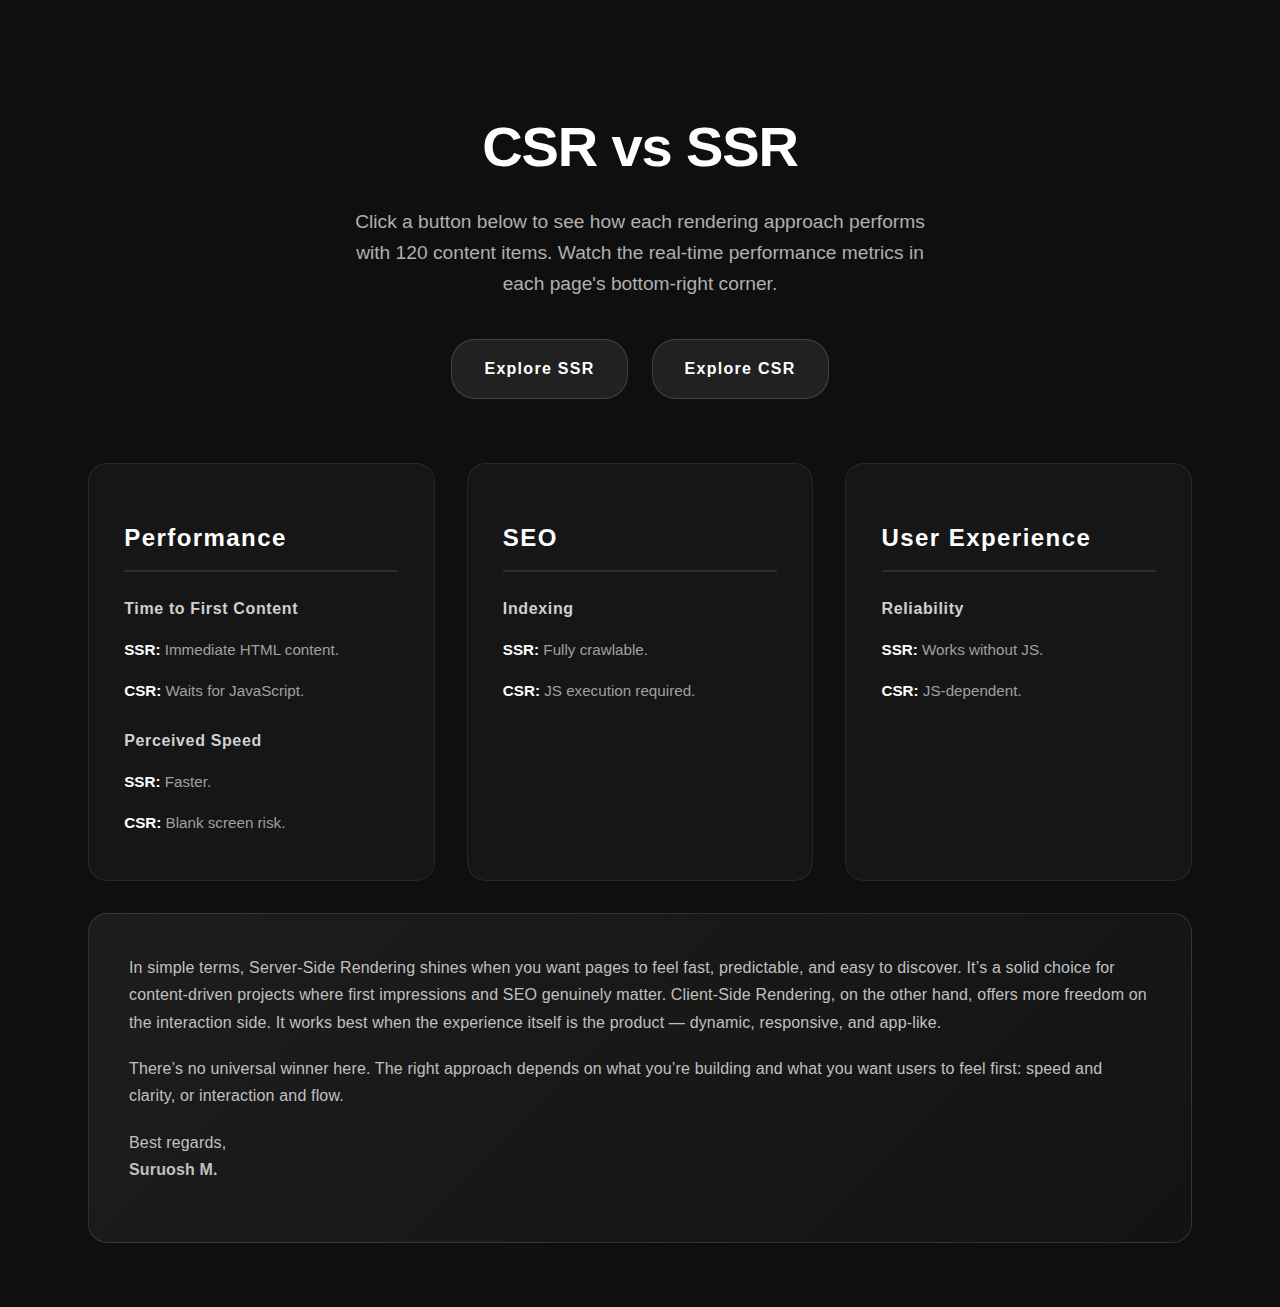
<file: index.html>
<!DOCTYPE html>
<html lang="en">
<head>
  <meta charset="UTF-8" />
  <meta name="viewport" content="width=device-width, initial-scale=1" />
  <title>Rendering Demo</title>
  <link rel="stylesheet" href="styles.css" />
</head>
<body>

<div class="app">

  <!-- Main -->
  <main class="content">

    <!-- Intro -->
    <section class="intro">
      <h1>CSR vs SSR</h1>
      <p>Click a button below to see how each rendering approach performs with 120 content items. Watch the real-time performance metrics in each page's bottom-right corner.</p>
      <div class="intro-links">
        <a href="ssr.html" class="intro-link">Explore SSR</a>
        <a href="csr.html" class="intro-link">Explore CSR</a>
      </div>
    </section>

    <!-- Details -->
    <section class="details">

      <div class="block">
        <h2>Performance</h2>

        <h3>Time to First Content</h3>
        <p><strong>SSR:</strong> Immediate HTML content.</p>
        <p><strong>CSR:</strong> Waits for JavaScript.</p>

        <h3>Perceived Speed</h3>
        <p><strong>SSR:</strong> Faster.</p>
        <p><strong>CSR:</strong> Blank screen risk.</p>
      </div>

      <div class="block">
        <h2>SEO</h2>

        <h3>Indexing</h3>
        <p><strong>SSR:</strong> Fully crawlable.</p>
        <p><strong>CSR:</strong> JS execution required.</p>
      </div>

      <div class="block">
        <h2>User Experience</h2>

        <h3>Reliability</h3>
        <p><strong>SSR:</strong> Works without JS.</p>
        <p><strong>CSR:</strong> JS-dependent.</p>
      </div>

        <div class="conclusion">
            <p>
                In simple terms, Server-Side Rendering shines when you want pages to feel fast,
                predictable, and easy to discover. It’s a solid choice for content-driven projects
                where first impressions and SEO genuinely matter.
                
                Client-Side Rendering, on the other hand, offers more freedom on the interaction side.
                It works best when the experience itself is the product — dynamic, responsive, and
                app-like.
            </p>

            <p>
                There’s no universal winner here. The right approach depends on what you’re building
                and what you want users to feel first: speed and clarity, or interaction and flow.
            </p>

            <p class="signature">
                Best regards,<br>
                <strong>Suruosh M.</strong>
            </p>
        </div>
    </section>

  </main>
</div>

</body>
</html>
</file>
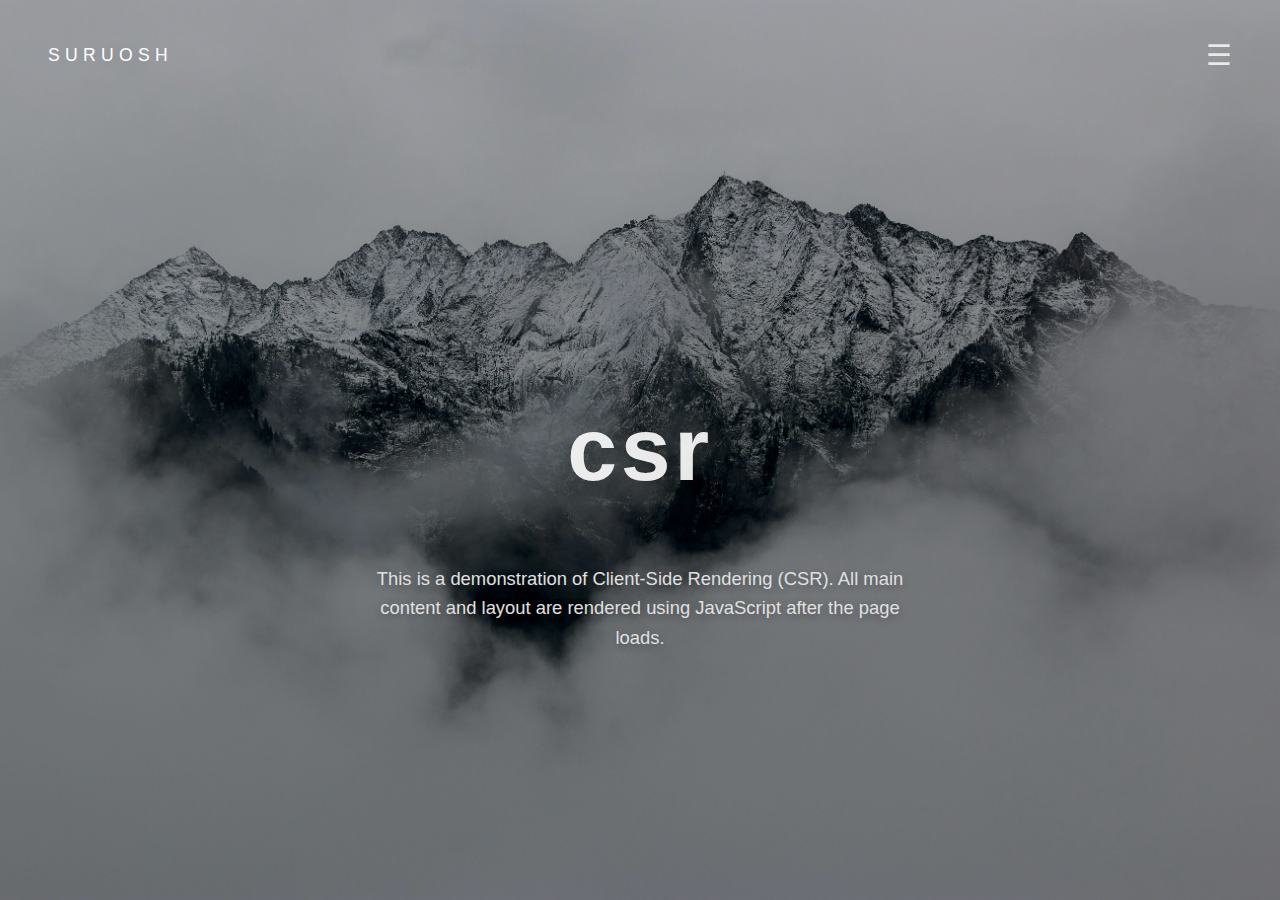
<file: csr.html>
<!DOCTYPE html>
<html lang="en">
<head>
    <meta charset="UTF-8">
    <meta name="viewport" content="width=device-width, initial-scale=1.0">
    <title>csr</title>
    <link rel="stylesheet" href="styles.css">
</head>
<body>
    <div id="app"></div>
    <script src="script.js"></script>
</body>
</html>
</file>
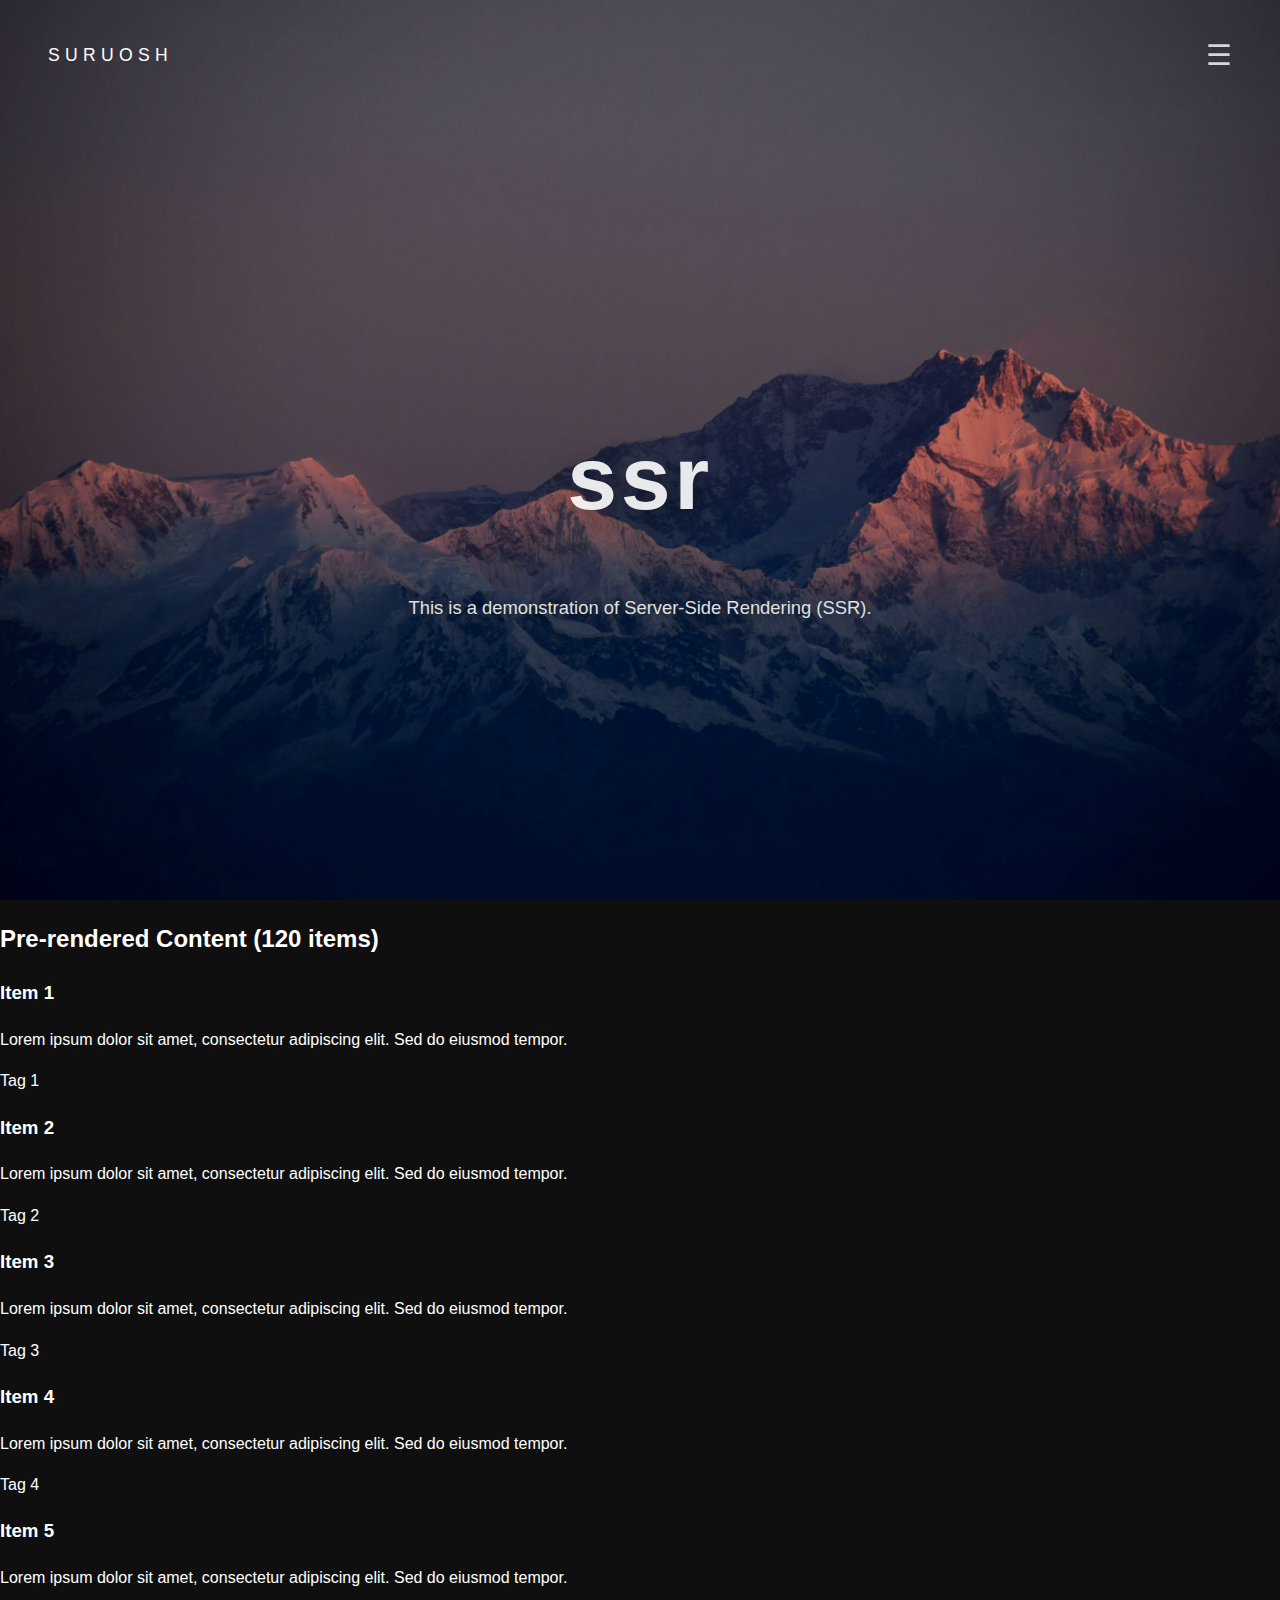
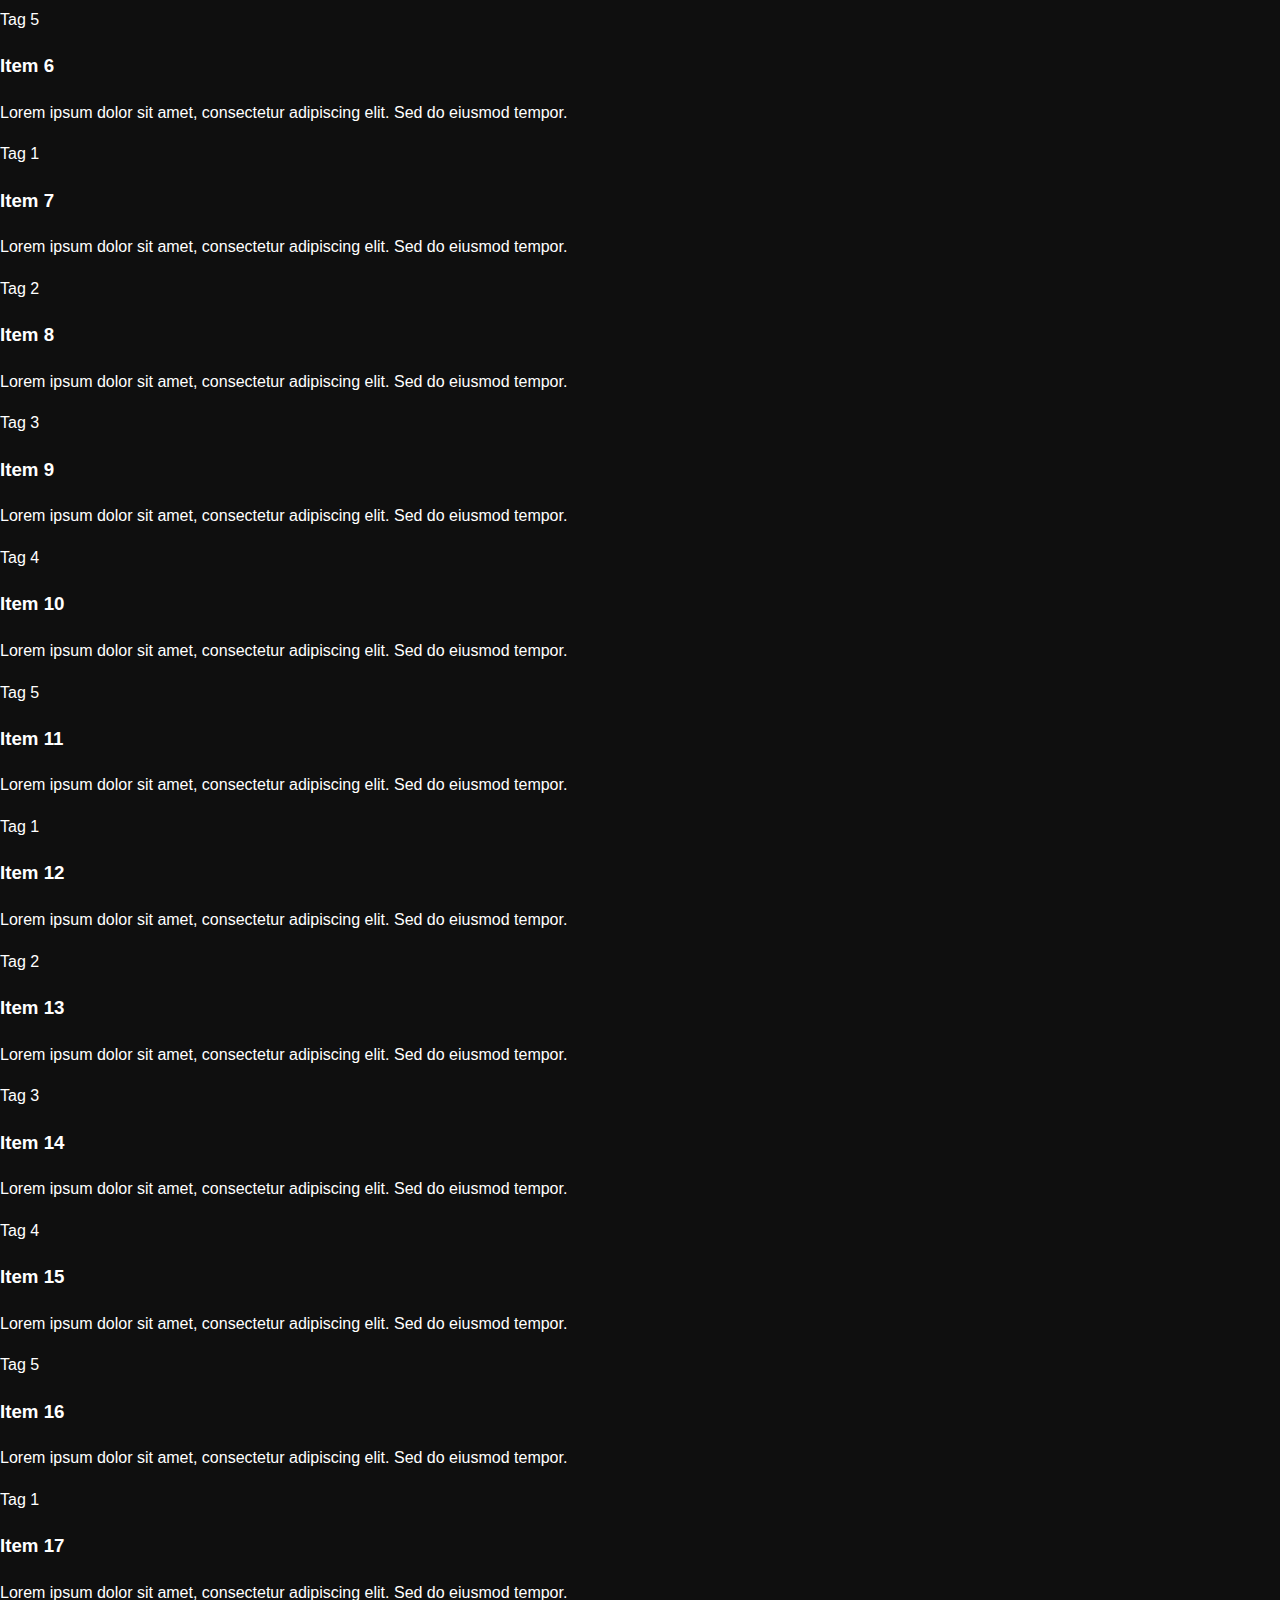
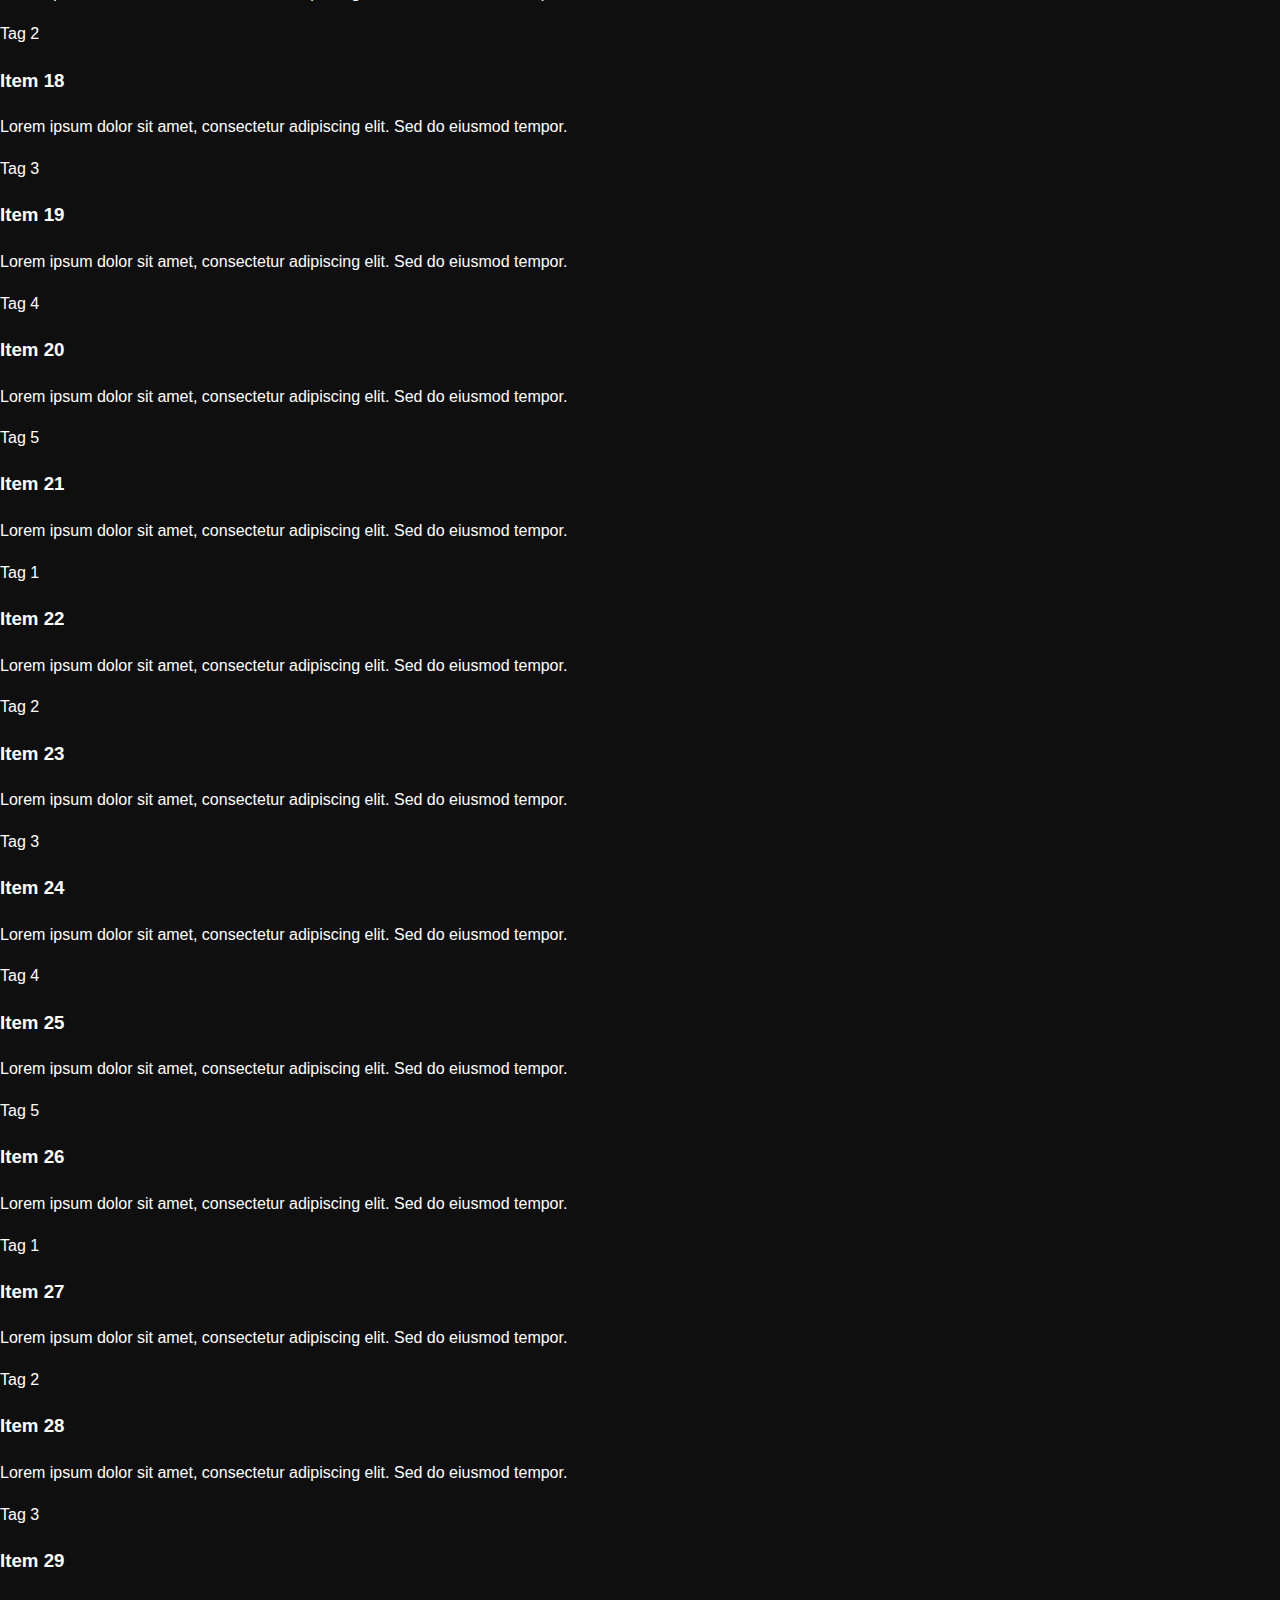
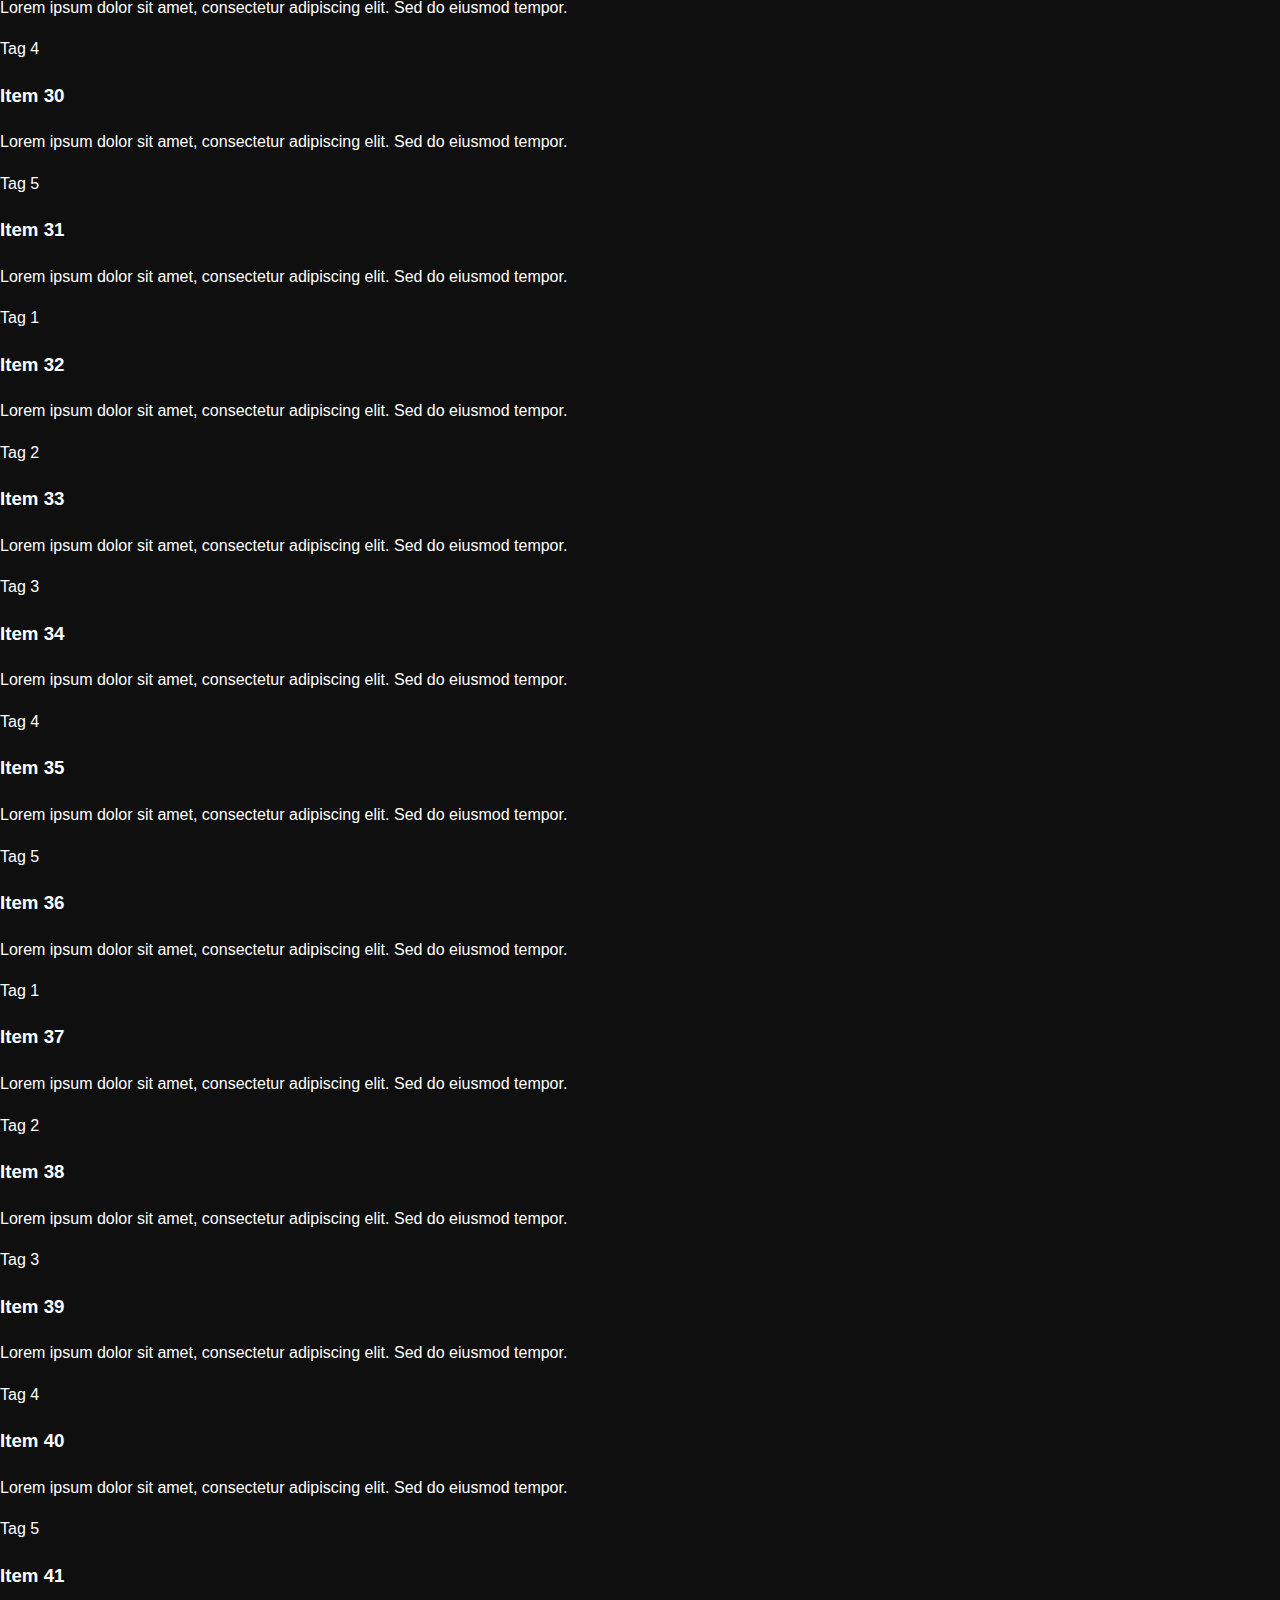
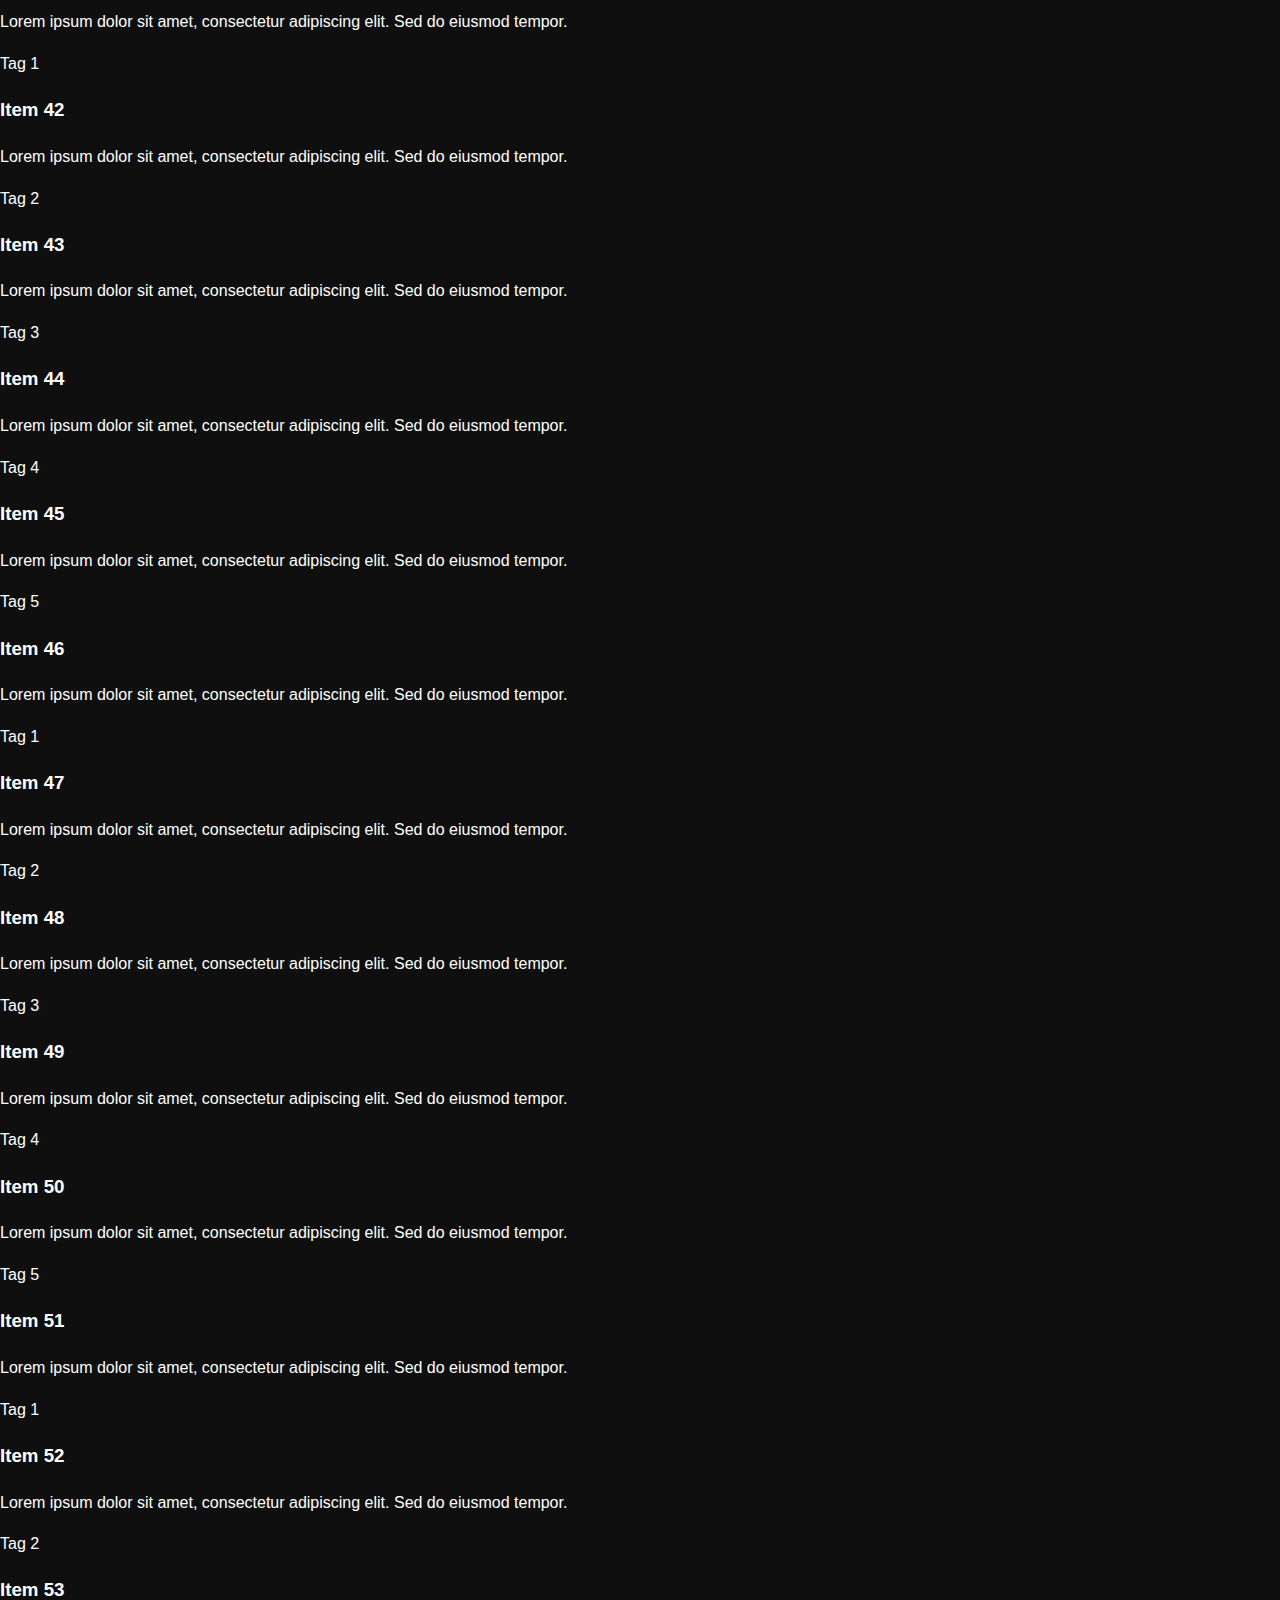
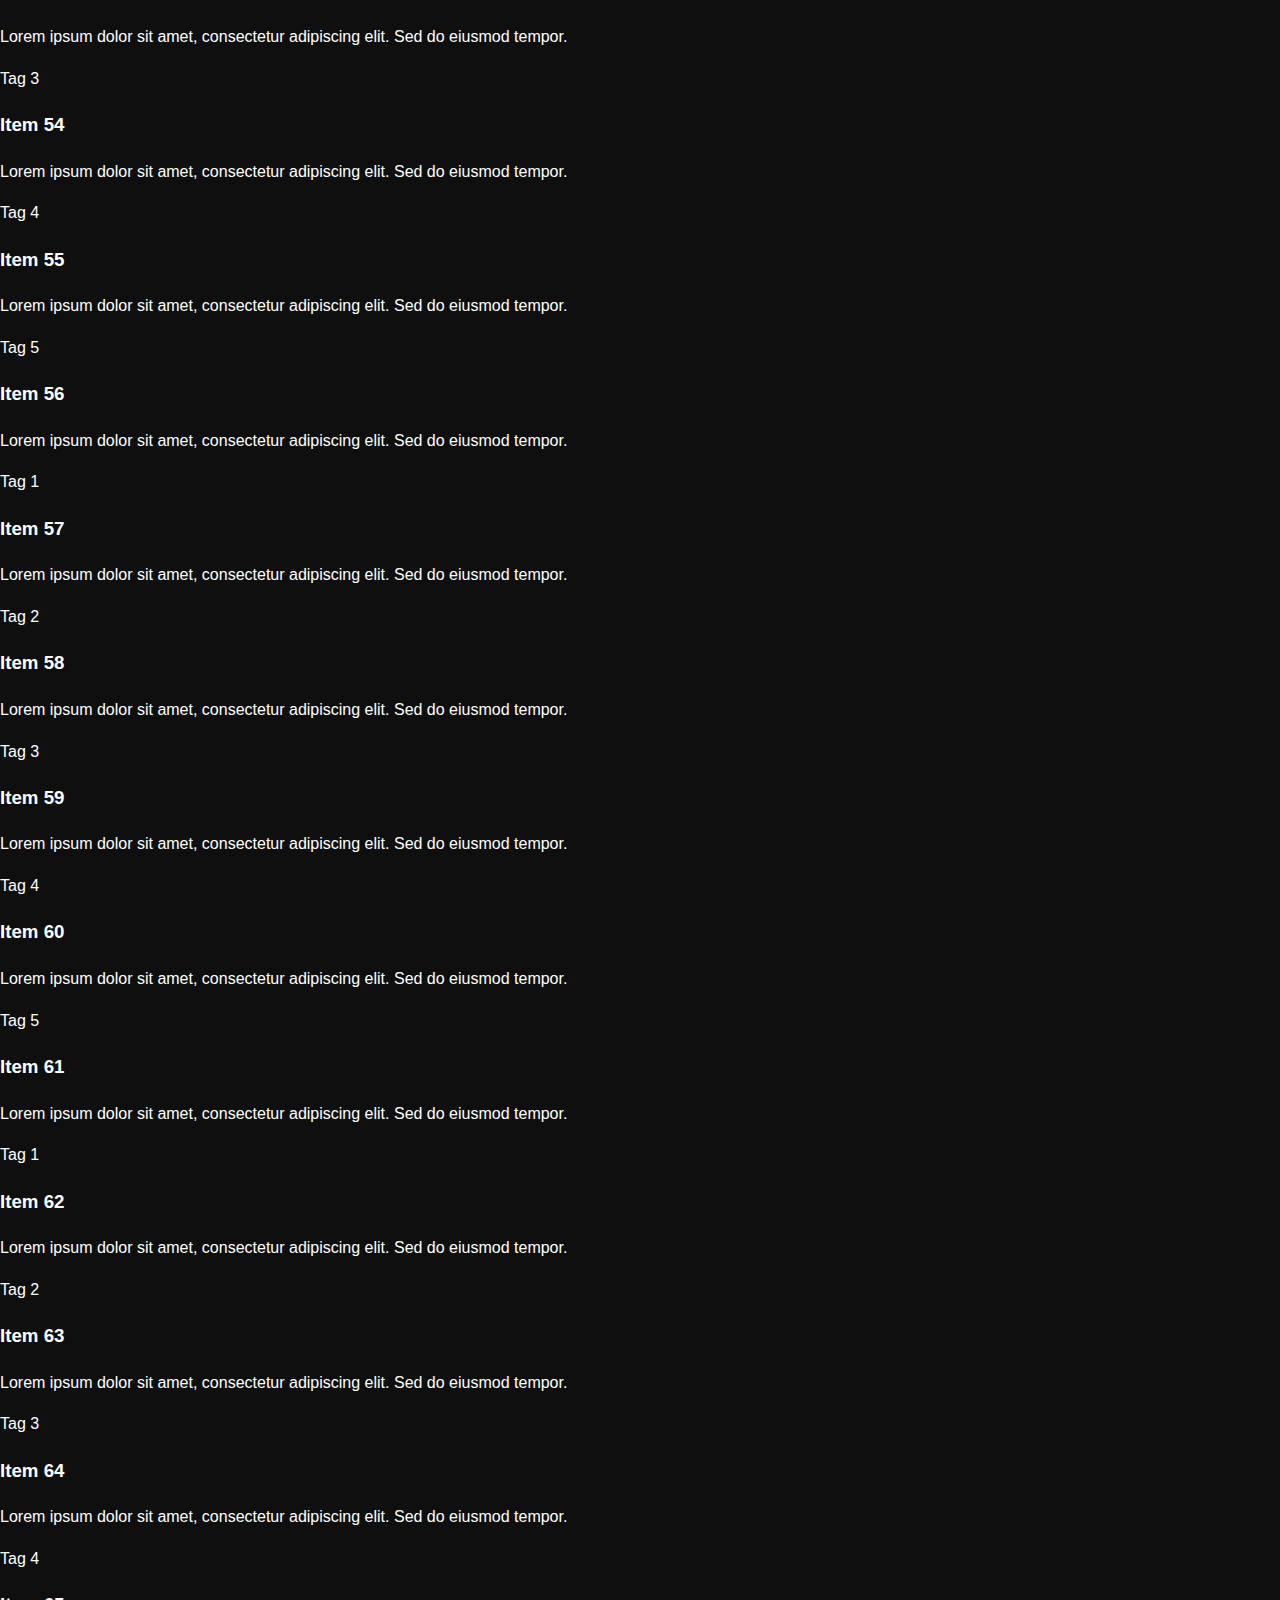
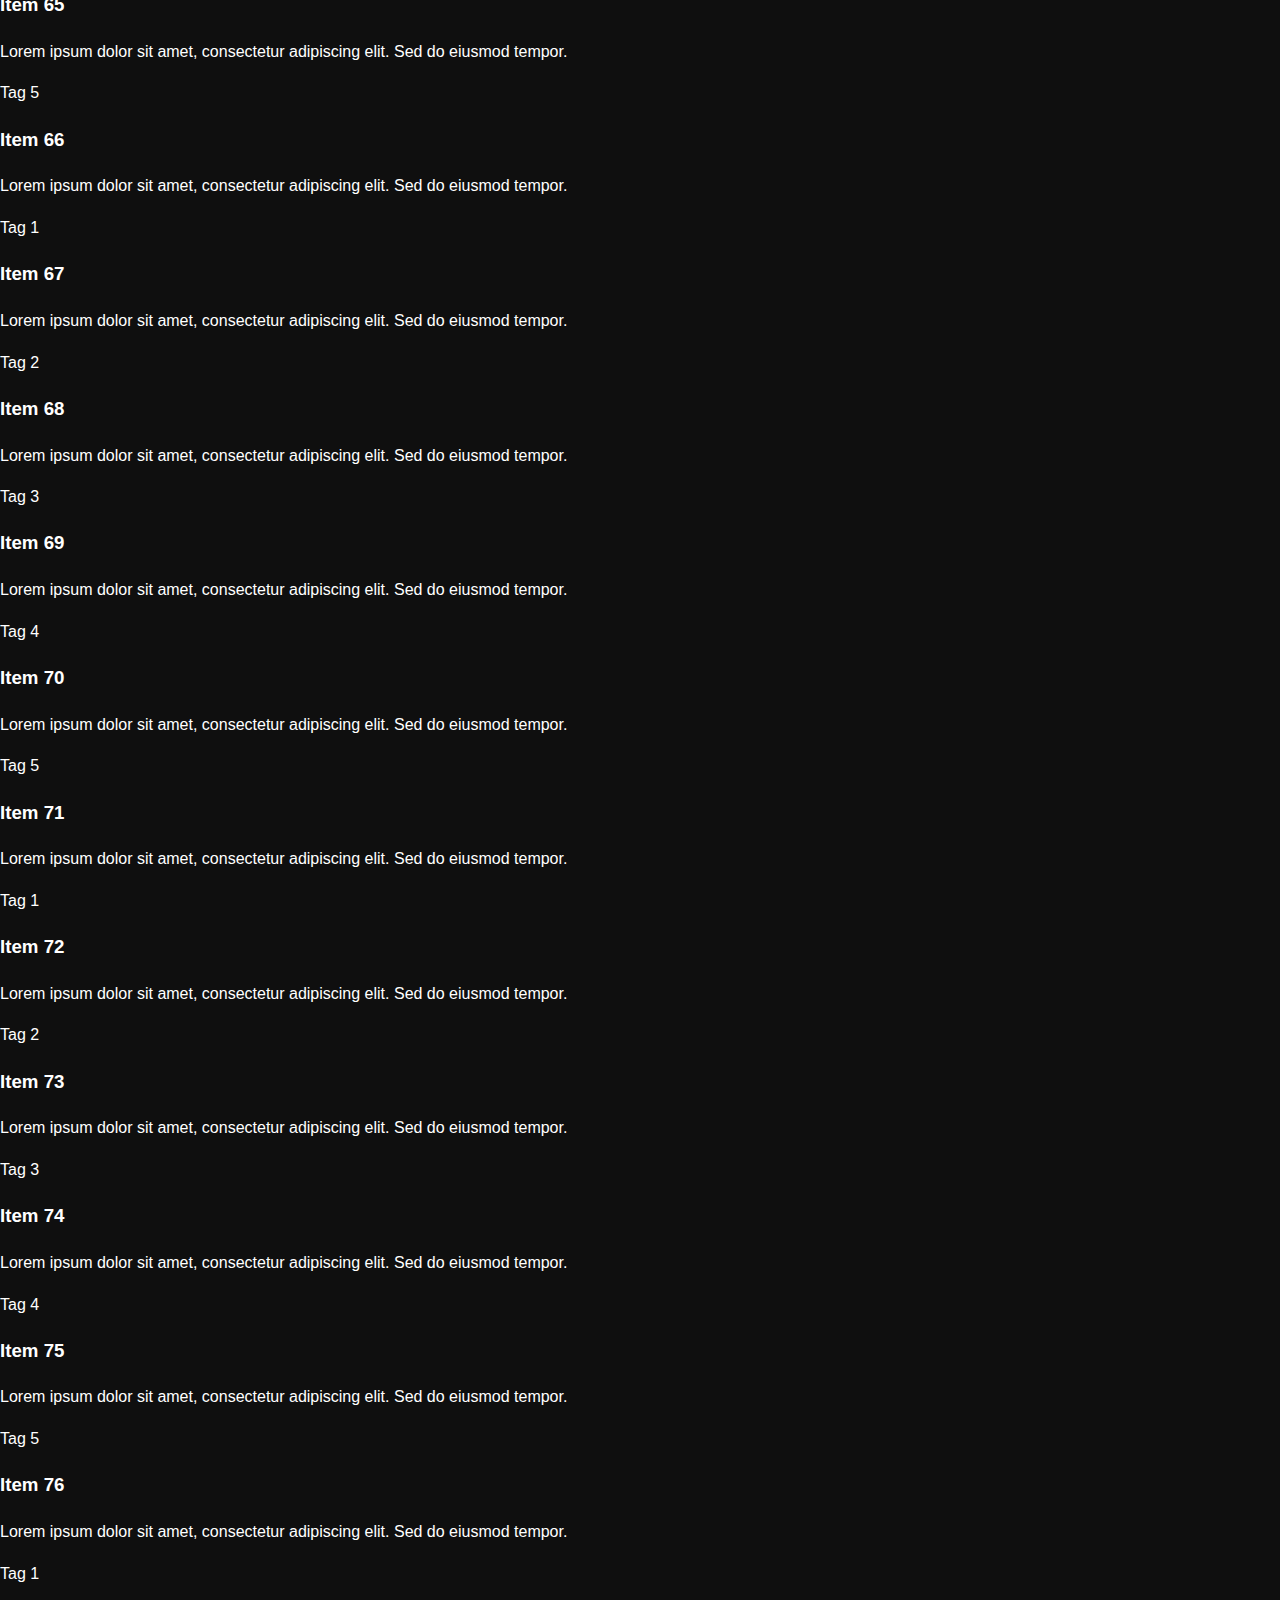
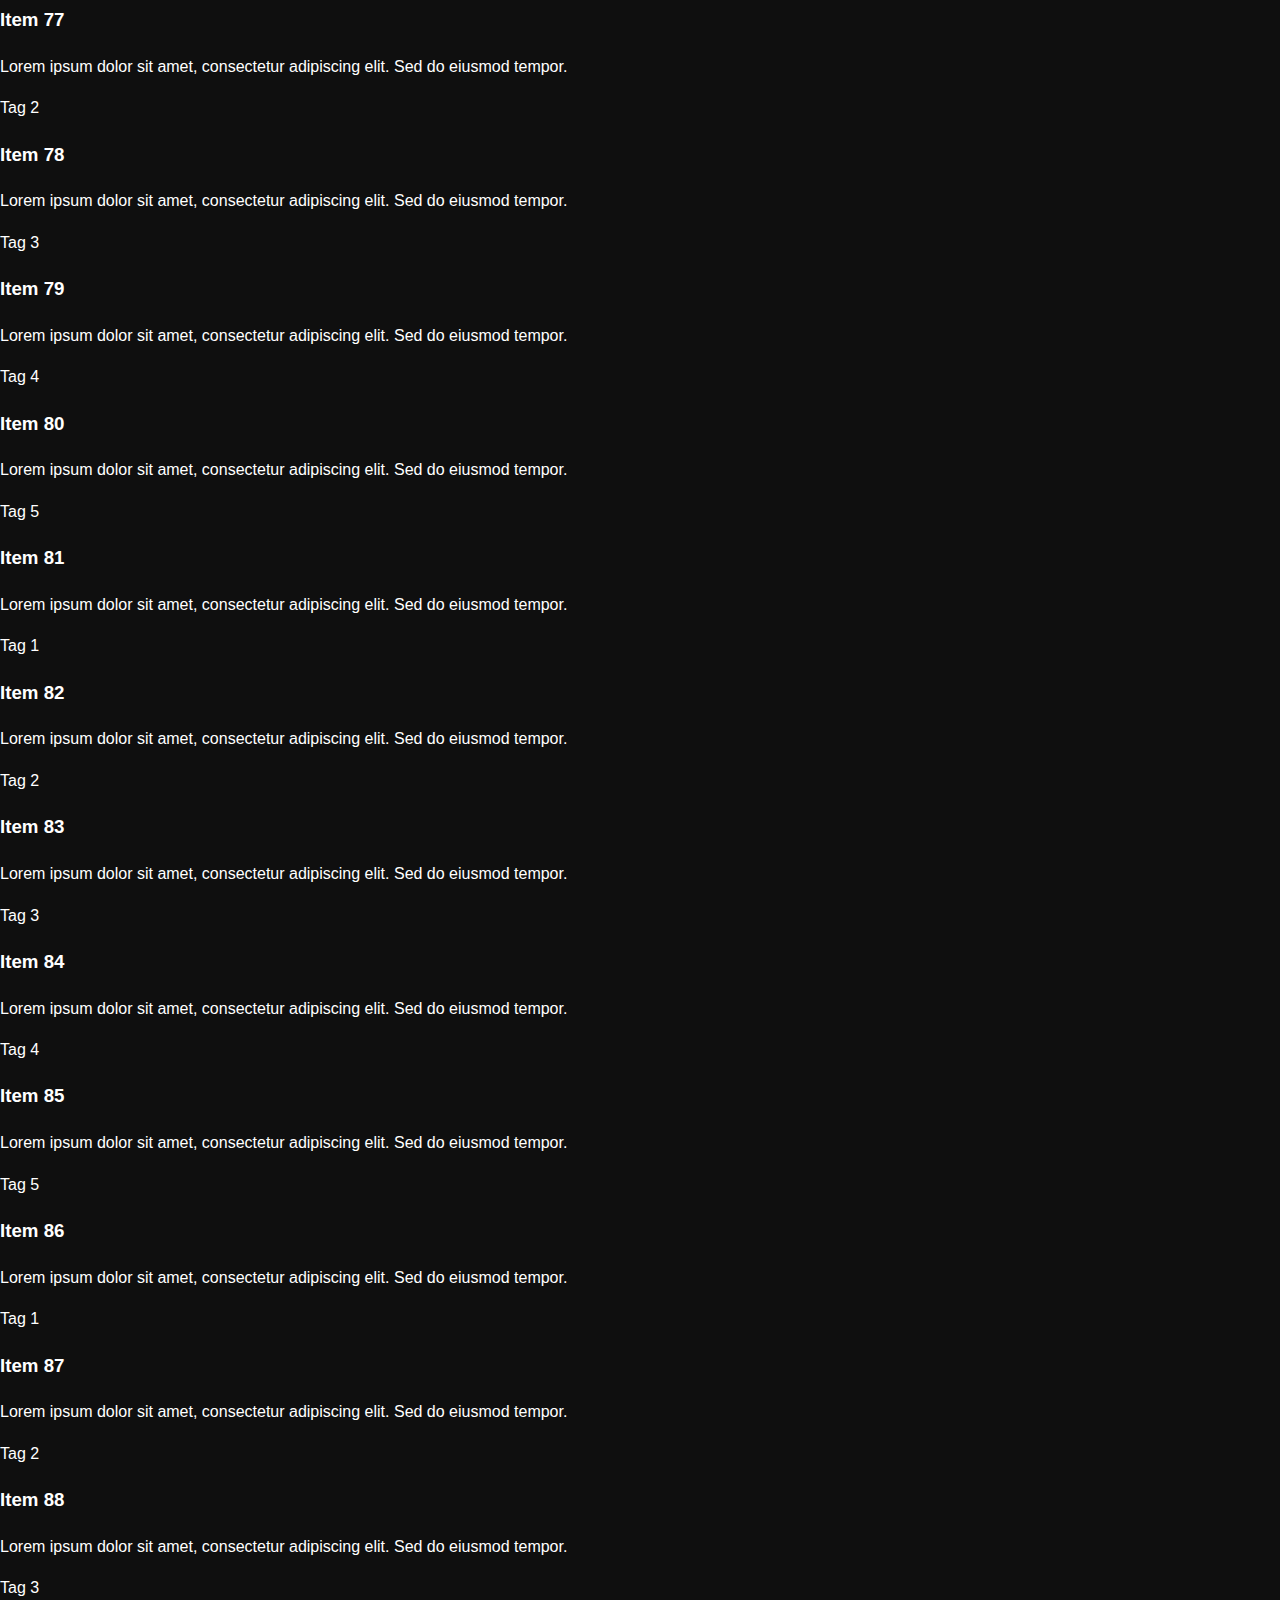
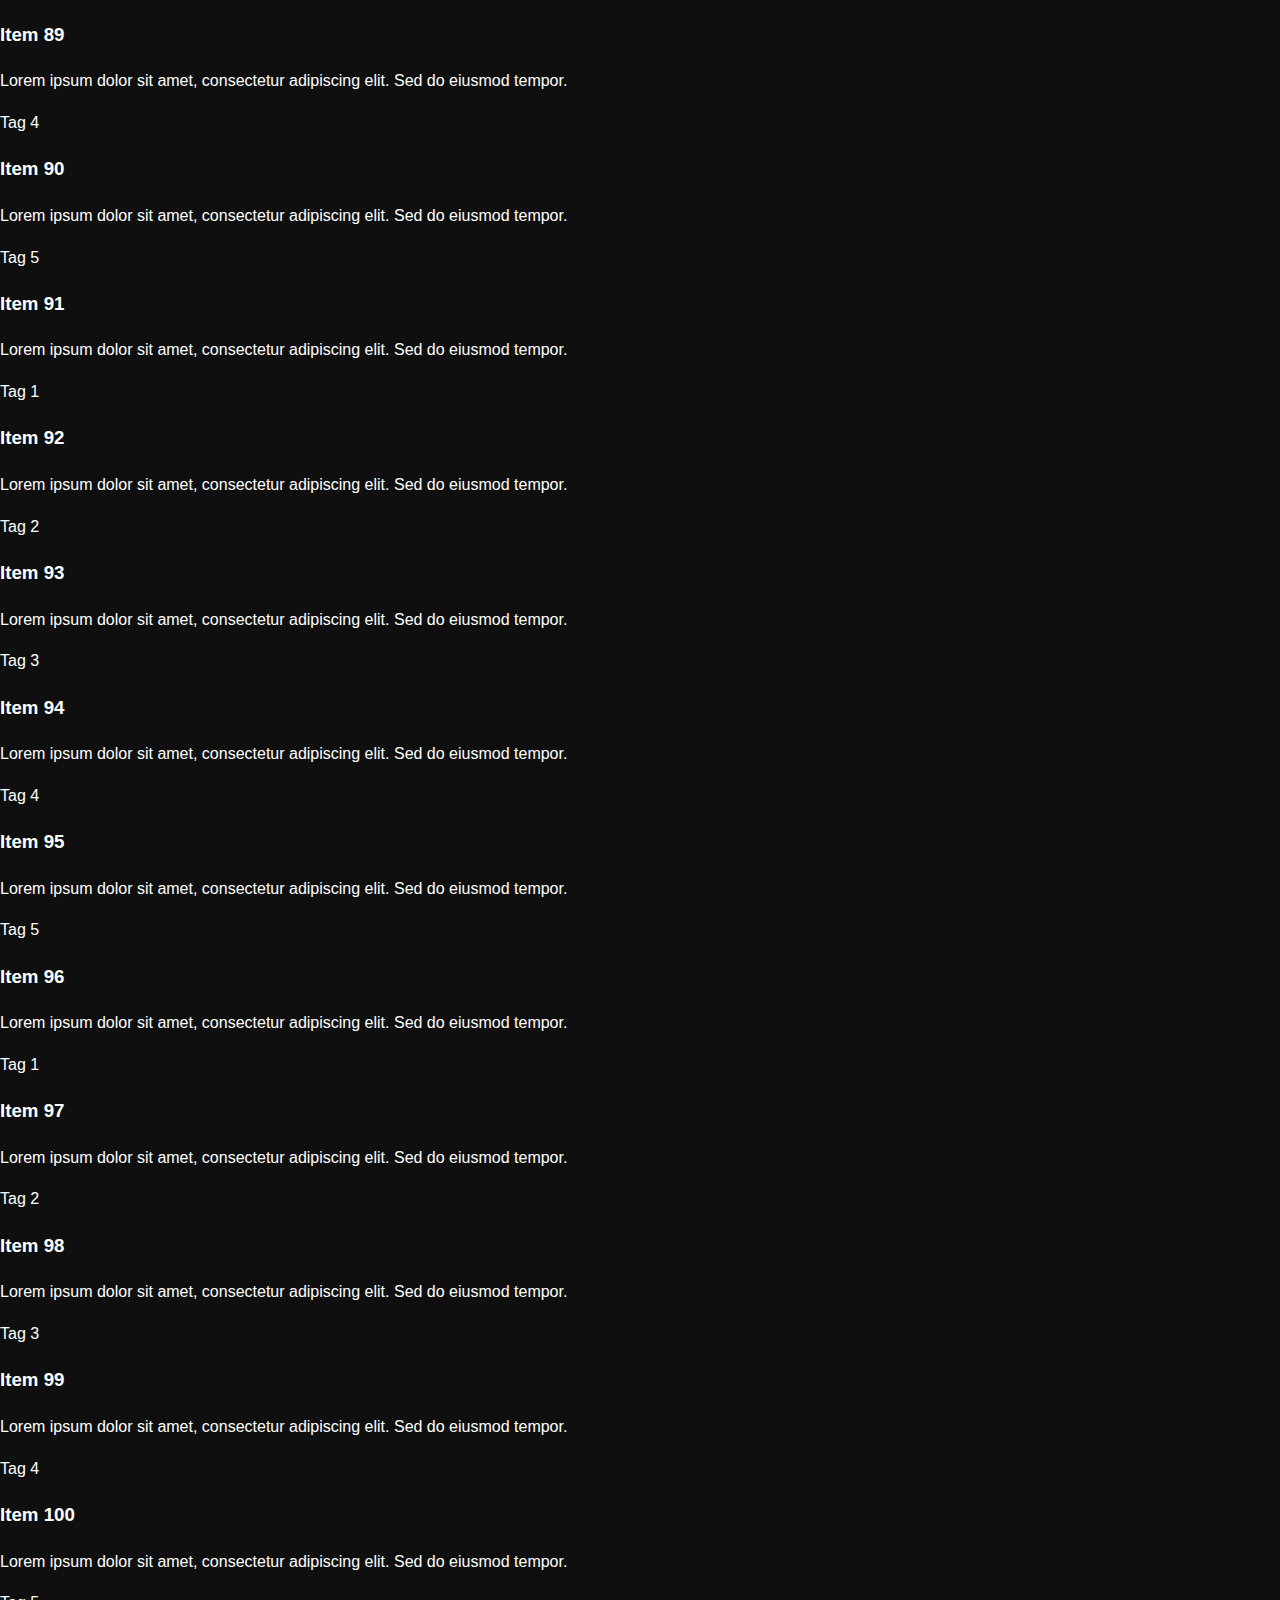
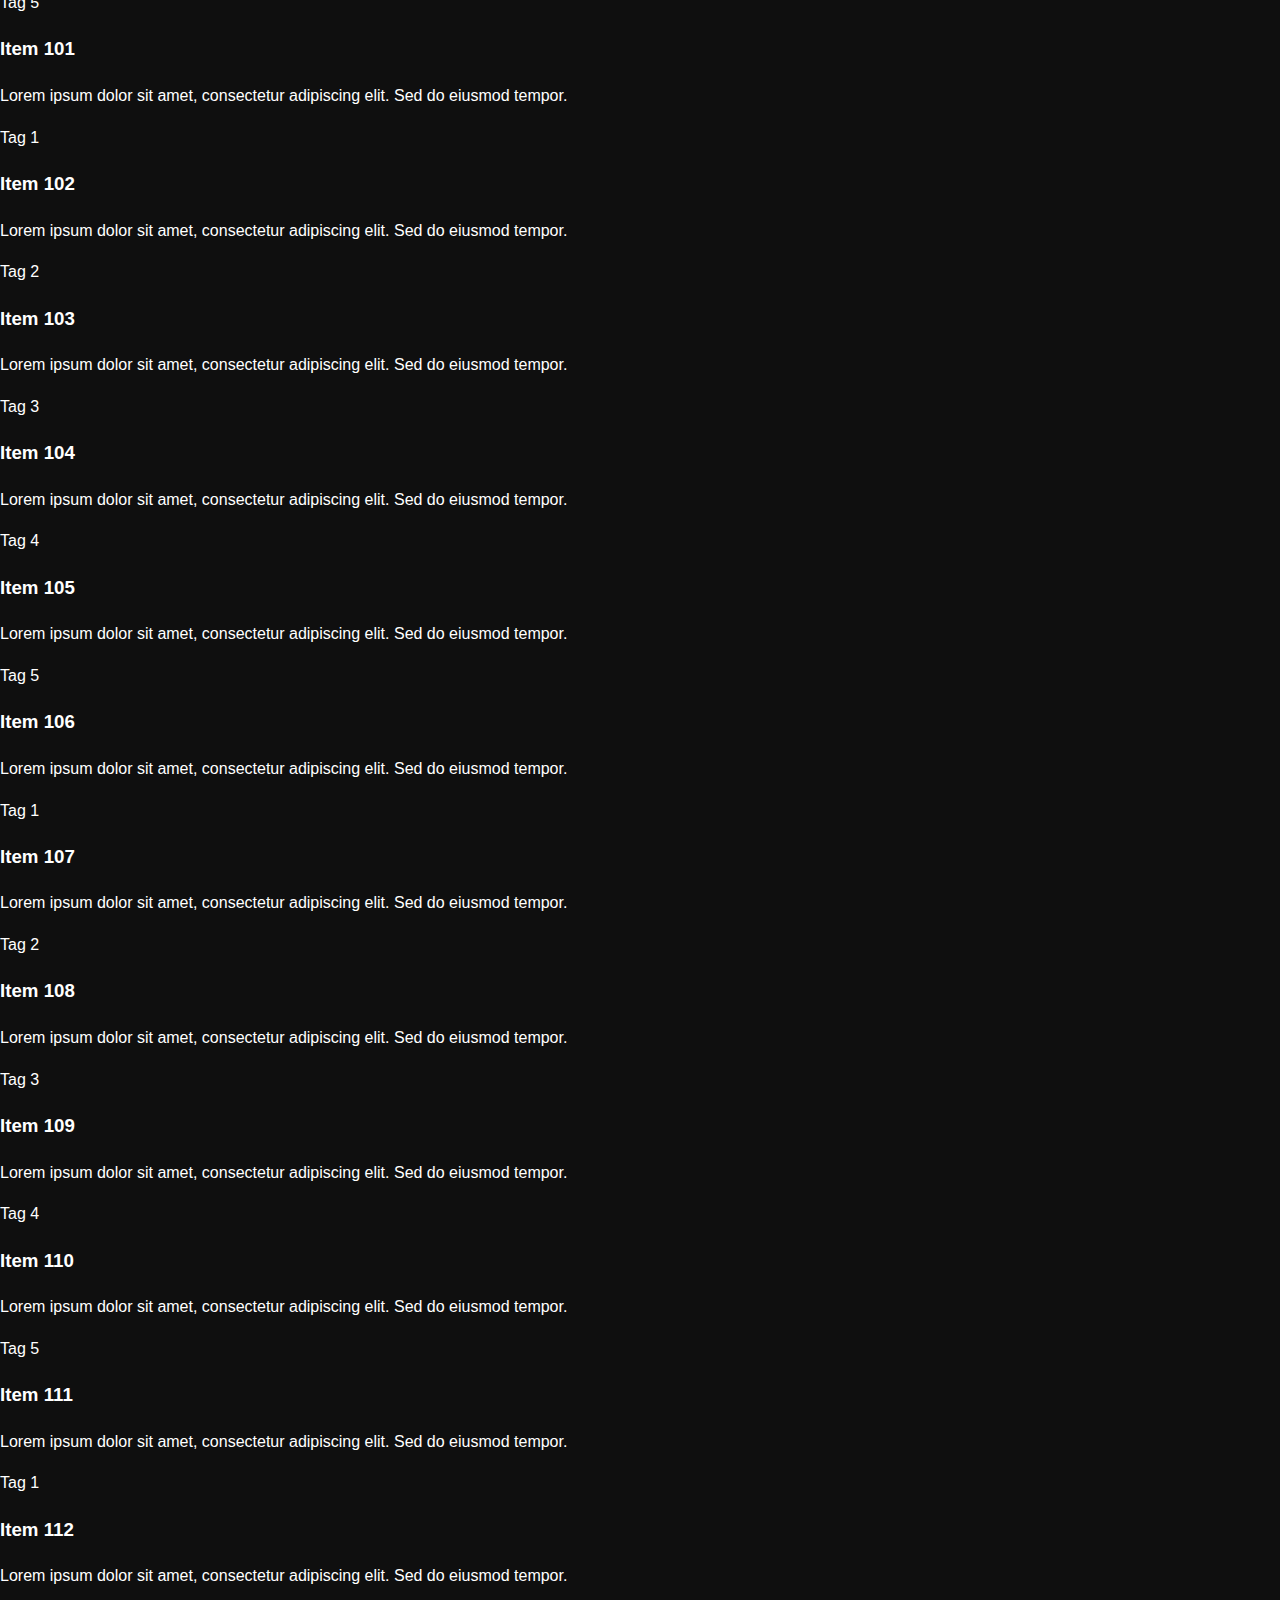
<file: ssr.html>
<!DOCTYPE html>
<html lang="en">
<head>
    <meta charset="UTF-8">
    <meta name="viewport" content="width=device-width, initial-scale=1.0">
    <title>ssr</title>
    <link rel="stylesheet" href="styles.css">
    <script>window.ssrStart = performance.now();</script>
</head>
<body>
    <div class="hero-container">
        <img src="ssr.jpg" alt="Mountains" class="hero-bg">
        <nav class="navbar">
            <span class="logo">suruosh</span>
            <span class="menu-icon">&#9776;</span>
        </nav>
        <div class="hero-content">
            <h1 class="explore-text">ssr</h1>
            <p class="hero-desc">This is a demonstration of Server-Side Rendering (SSR).</p>
        </div>
    </div>
    <div class="content-section">
        <h2>Pre-rendered Content (120 items)</h2>
        <div class="demo-grid">
            <div class="demo-card"><h3>Item 1</h3><p>Lorem ipsum dolor sit amet, consectetur adipiscing elit. Sed do eiusmod tempor.</p><span class="demo-tag">Tag 1</span></div>
            <div class="demo-card"><h3>Item 2</h3><p>Lorem ipsum dolor sit amet, consectetur adipiscing elit. Sed do eiusmod tempor.</p><span class="demo-tag">Tag 2</span></div>
            <div class="demo-card"><h3>Item 3</h3><p>Lorem ipsum dolor sit amet, consectetur adipiscing elit. Sed do eiusmod tempor.</p><span class="demo-tag">Tag 3</span></div>
            <div class="demo-card"><h3>Item 4</h3><p>Lorem ipsum dolor sit amet, consectetur adipiscing elit. Sed do eiusmod tempor.</p><span class="demo-tag">Tag 4</span></div>
            <div class="demo-card"><h3>Item 5</h3><p>Lorem ipsum dolor sit amet, consectetur adipiscing elit. Sed do eiusmod tempor.</p><span class="demo-tag">Tag 5</span></div>
            <div class="demo-card"><h3>Item 6</h3><p>Lorem ipsum dolor sit amet, consectetur adipiscing elit. Sed do eiusmod tempor.</p><span class="demo-tag">Tag 1</span></div>
            <div class="demo-card"><h3>Item 7</h3><p>Lorem ipsum dolor sit amet, consectetur adipiscing elit. Sed do eiusmod tempor.</p><span class="demo-tag">Tag 2</span></div>
            <div class="demo-card"><h3>Item 8</h3><p>Lorem ipsum dolor sit amet, consectetur adipiscing elit. Sed do eiusmod tempor.</p><span class="demo-tag">Tag 3</span></div>
            <div class="demo-card"><h3>Item 9</h3><p>Lorem ipsum dolor sit amet, consectetur adipiscing elit. Sed do eiusmod tempor.</p><span class="demo-tag">Tag 4</span></div>
            <div class="demo-card"><h3>Item 10</h3><p>Lorem ipsum dolor sit amet, consectetur adipiscing elit. Sed do eiusmod tempor.</p><span class="demo-tag">Tag 5</span></div>
            <div class="demo-card"><h3>Item 11</h3><p>Lorem ipsum dolor sit amet, consectetur adipiscing elit. Sed do eiusmod tempor.</p><span class="demo-tag">Tag 1</span></div>
            <div class="demo-card"><h3>Item 12</h3><p>Lorem ipsum dolor sit amet, consectetur adipiscing elit. Sed do eiusmod tempor.</p><span class="demo-tag">Tag 2</span></div>
            <div class="demo-card"><h3>Item 13</h3><p>Lorem ipsum dolor sit amet, consectetur adipiscing elit. Sed do eiusmod tempor.</p><span class="demo-tag">Tag 3</span></div>
            <div class="demo-card"><h3>Item 14</h3><p>Lorem ipsum dolor sit amet, consectetur adipiscing elit. Sed do eiusmod tempor.</p><span class="demo-tag">Tag 4</span></div>
            <div class="demo-card"><h3>Item 15</h3><p>Lorem ipsum dolor sit amet, consectetur adipiscing elit. Sed do eiusmod tempor.</p><span class="demo-tag">Tag 5</span></div>
            <div class="demo-card"><h3>Item 16</h3><p>Lorem ipsum dolor sit amet, consectetur adipiscing elit. Sed do eiusmod tempor.</p><span class="demo-tag">Tag 1</span></div>
            <div class="demo-card"><h3>Item 17</h3><p>Lorem ipsum dolor sit amet, consectetur adipiscing elit. Sed do eiusmod tempor.</p><span class="demo-tag">Tag 2</span></div>
            <div class="demo-card"><h3>Item 18</h3><p>Lorem ipsum dolor sit amet, consectetur adipiscing elit. Sed do eiusmod tempor.</p><span class="demo-tag">Tag 3</span></div>
            <div class="demo-card"><h3>Item 19</h3><p>Lorem ipsum dolor sit amet, consectetur adipiscing elit. Sed do eiusmod tempor.</p><span class="demo-tag">Tag 4</span></div>
            <div class="demo-card"><h3>Item 20</h3><p>Lorem ipsum dolor sit amet, consectetur adipiscing elit. Sed do eiusmod tempor.</p><span class="demo-tag">Tag 5</span></div>
            <div class="demo-card"><h3>Item 21</h3><p>Lorem ipsum dolor sit amet, consectetur adipiscing elit. Sed do eiusmod tempor.</p><span class="demo-tag">Tag 1</span></div>
            <div class="demo-card"><h3>Item 22</h3><p>Lorem ipsum dolor sit amet, consectetur adipiscing elit. Sed do eiusmod tempor.</p><span class="demo-tag">Tag 2</span></div>
            <div class="demo-card"><h3>Item 23</h3><p>Lorem ipsum dolor sit amet, consectetur adipiscing elit. Sed do eiusmod tempor.</p><span class="demo-tag">Tag 3</span></div>
            <div class="demo-card"><h3>Item 24</h3><p>Lorem ipsum dolor sit amet, consectetur adipiscing elit. Sed do eiusmod tempor.</p><span class="demo-tag">Tag 4</span></div>
            <div class="demo-card"><h3>Item 25</h3><p>Lorem ipsum dolor sit amet, consectetur adipiscing elit. Sed do eiusmod tempor.</p><span class="demo-tag">Tag 5</span></div>
            <div class="demo-card"><h3>Item 26</h3><p>Lorem ipsum dolor sit amet, consectetur adipiscing elit. Sed do eiusmod tempor.</p><span class="demo-tag">Tag 1</span></div>
            <div class="demo-card"><h3>Item 27</h3><p>Lorem ipsum dolor sit amet, consectetur adipiscing elit. Sed do eiusmod tempor.</p><span class="demo-tag">Tag 2</span></div>
            <div class="demo-card"><h3>Item 28</h3><p>Lorem ipsum dolor sit amet, consectetur adipiscing elit. Sed do eiusmod tempor.</p><span class="demo-tag">Tag 3</span></div>
            <div class="demo-card"><h3>Item 29</h3><p>Lorem ipsum dolor sit amet, consectetur adipiscing elit. Sed do eiusmod tempor.</p><span class="demo-tag">Tag 4</span></div>
            <div class="demo-card"><h3>Item 30</h3><p>Lorem ipsum dolor sit amet, consectetur adipiscing elit. Sed do eiusmod tempor.</p><span class="demo-tag">Tag 5</span></div>
            <div class="demo-card"><h3>Item 31</h3><p>Lorem ipsum dolor sit amet, consectetur adipiscing elit. Sed do eiusmod tempor.</p><span class="demo-tag">Tag 1</span></div>
            <div class="demo-card"><h3>Item 32</h3><p>Lorem ipsum dolor sit amet, consectetur adipiscing elit. Sed do eiusmod tempor.</p><span class="demo-tag">Tag 2</span></div>
            <div class="demo-card"><h3>Item 33</h3><p>Lorem ipsum dolor sit amet, consectetur adipiscing elit. Sed do eiusmod tempor.</p><span class="demo-tag">Tag 3</span></div>
            <div class="demo-card"><h3>Item 34</h3><p>Lorem ipsum dolor sit amet, consectetur adipiscing elit. Sed do eiusmod tempor.</p><span class="demo-tag">Tag 4</span></div>
            <div class="demo-card"><h3>Item 35</h3><p>Lorem ipsum dolor sit amet, consectetur adipiscing elit. Sed do eiusmod tempor.</p><span class="demo-tag">Tag 5</span></div>
            <div class="demo-card"><h3>Item 36</h3><p>Lorem ipsum dolor sit amet, consectetur adipiscing elit. Sed do eiusmod tempor.</p><span class="demo-tag">Tag 1</span></div>
            <div class="demo-card"><h3>Item 37</h3><p>Lorem ipsum dolor sit amet, consectetur adipiscing elit. Sed do eiusmod tempor.</p><span class="demo-tag">Tag 2</span></div>
            <div class="demo-card"><h3>Item 38</h3><p>Lorem ipsum dolor sit amet, consectetur adipiscing elit. Sed do eiusmod tempor.</p><span class="demo-tag">Tag 3</span></div>
            <div class="demo-card"><h3>Item 39</h3><p>Lorem ipsum dolor sit amet, consectetur adipiscing elit. Sed do eiusmod tempor.</p><span class="demo-tag">Tag 4</span></div>
            <div class="demo-card"><h3>Item 40</h3><p>Lorem ipsum dolor sit amet, consectetur adipiscing elit. Sed do eiusmod tempor.</p><span class="demo-tag">Tag 5</span></div>
            <div class="demo-card"><h3>Item 41</h3><p>Lorem ipsum dolor sit amet, consectetur adipiscing elit. Sed do eiusmod tempor.</p><span class="demo-tag">Tag 1</span></div>
            <div class="demo-card"><h3>Item 42</h3><p>Lorem ipsum dolor sit amet, consectetur adipiscing elit. Sed do eiusmod tempor.</p><span class="demo-tag">Tag 2</span></div>
            <div class="demo-card"><h3>Item 43</h3><p>Lorem ipsum dolor sit amet, consectetur adipiscing elit. Sed do eiusmod tempor.</p><span class="demo-tag">Tag 3</span></div>
            <div class="demo-card"><h3>Item 44</h3><p>Lorem ipsum dolor sit amet, consectetur adipiscing elit. Sed do eiusmod tempor.</p><span class="demo-tag">Tag 4</span></div>
            <div class="demo-card"><h3>Item 45</h3><p>Lorem ipsum dolor sit amet, consectetur adipiscing elit. Sed do eiusmod tempor.</p><span class="demo-tag">Tag 5</span></div>
            <div class="demo-card"><h3>Item 46</h3><p>Lorem ipsum dolor sit amet, consectetur adipiscing elit. Sed do eiusmod tempor.</p><span class="demo-tag">Tag 1</span></div>
            <div class="demo-card"><h3>Item 47</h3><p>Lorem ipsum dolor sit amet, consectetur adipiscing elit. Sed do eiusmod tempor.</p><span class="demo-tag">Tag 2</span></div>
            <div class="demo-card"><h3>Item 48</h3><p>Lorem ipsum dolor sit amet, consectetur adipiscing elit. Sed do eiusmod tempor.</p><span class="demo-tag">Tag 3</span></div>
            <div class="demo-card"><h3>Item 49</h3><p>Lorem ipsum dolor sit amet, consectetur adipiscing elit. Sed do eiusmod tempor.</p><span class="demo-tag">Tag 4</span></div>
            <div class="demo-card"><h3>Item 50</h3><p>Lorem ipsum dolor sit amet, consectetur adipiscing elit. Sed do eiusmod tempor.</p><span class="demo-tag">Tag 5</span></div>
            <div class="demo-card"><h3>Item 51</h3><p>Lorem ipsum dolor sit amet, consectetur adipiscing elit. Sed do eiusmod tempor.</p><span class="demo-tag">Tag 1</span></div>
            <div class="demo-card"><h3>Item 52</h3><p>Lorem ipsum dolor sit amet, consectetur adipiscing elit. Sed do eiusmod tempor.</p><span class="demo-tag">Tag 2</span></div>
            <div class="demo-card"><h3>Item 53</h3><p>Lorem ipsum dolor sit amet, consectetur adipiscing elit. Sed do eiusmod tempor.</p><span class="demo-tag">Tag 3</span></div>
            <div class="demo-card"><h3>Item 54</h3><p>Lorem ipsum dolor sit amet, consectetur adipiscing elit. Sed do eiusmod tempor.</p><span class="demo-tag">Tag 4</span></div>
            <div class="demo-card"><h3>Item 55</h3><p>Lorem ipsum dolor sit amet, consectetur adipiscing elit. Sed do eiusmod tempor.</p><span class="demo-tag">Tag 5</span></div>
            <div class="demo-card"><h3>Item 56</h3><p>Lorem ipsum dolor sit amet, consectetur adipiscing elit. Sed do eiusmod tempor.</p><span class="demo-tag">Tag 1</span></div>
            <div class="demo-card"><h3>Item 57</h3><p>Lorem ipsum dolor sit amet, consectetur adipiscing elit. Sed do eiusmod tempor.</p><span class="demo-tag">Tag 2</span></div>
            <div class="demo-card"><h3>Item 58</h3><p>Lorem ipsum dolor sit amet, consectetur adipiscing elit. Sed do eiusmod tempor.</p><span class="demo-tag">Tag 3</span></div>
            <div class="demo-card"><h3>Item 59</h3><p>Lorem ipsum dolor sit amet, consectetur adipiscing elit. Sed do eiusmod tempor.</p><span class="demo-tag">Tag 4</span></div>
            <div class="demo-card"><h3>Item 60</h3><p>Lorem ipsum dolor sit amet, consectetur adipiscing elit. Sed do eiusmod tempor.</p><span class="demo-tag">Tag 5</span></div>
            <div class="demo-card"><h3>Item 61</h3><p>Lorem ipsum dolor sit amet, consectetur adipiscing elit. Sed do eiusmod tempor.</p><span class="demo-tag">Tag 1</span></div>
            <div class="demo-card"><h3>Item 62</h3><p>Lorem ipsum dolor sit amet, consectetur adipiscing elit. Sed do eiusmod tempor.</p><span class="demo-tag">Tag 2</span></div>
            <div class="demo-card"><h3>Item 63</h3><p>Lorem ipsum dolor sit amet, consectetur adipiscing elit. Sed do eiusmod tempor.</p><span class="demo-tag">Tag 3</span></div>
            <div class="demo-card"><h3>Item 64</h3><p>Lorem ipsum dolor sit amet, consectetur adipiscing elit. Sed do eiusmod tempor.</p><span class="demo-tag">Tag 4</span></div>
            <div class="demo-card"><h3>Item 65</h3><p>Lorem ipsum dolor sit amet, consectetur adipiscing elit. Sed do eiusmod tempor.</p><span class="demo-tag">Tag 5</span></div>
            <div class="demo-card"><h3>Item 66</h3><p>Lorem ipsum dolor sit amet, consectetur adipiscing elit. Sed do eiusmod tempor.</p><span class="demo-tag">Tag 1</span></div>
            <div class="demo-card"><h3>Item 67</h3><p>Lorem ipsum dolor sit amet, consectetur adipiscing elit. Sed do eiusmod tempor.</p><span class="demo-tag">Tag 2</span></div>
            <div class="demo-card"><h3>Item 68</h3><p>Lorem ipsum dolor sit amet, consectetur adipiscing elit. Sed do eiusmod tempor.</p><span class="demo-tag">Tag 3</span></div>
            <div class="demo-card"><h3>Item 69</h3><p>Lorem ipsum dolor sit amet, consectetur adipiscing elit. Sed do eiusmod tempor.</p><span class="demo-tag">Tag 4</span></div>
            <div class="demo-card"><h3>Item 70</h3><p>Lorem ipsum dolor sit amet, consectetur adipiscing elit. Sed do eiusmod tempor.</p><span class="demo-tag">Tag 5</span></div>
            <div class="demo-card"><h3>Item 71</h3><p>Lorem ipsum dolor sit amet, consectetur adipiscing elit. Sed do eiusmod tempor.</p><span class="demo-tag">Tag 1</span></div>
            <div class="demo-card"><h3>Item 72</h3><p>Lorem ipsum dolor sit amet, consectetur adipiscing elit. Sed do eiusmod tempor.</p><span class="demo-tag">Tag 2</span></div>
            <div class="demo-card"><h3>Item 73</h3><p>Lorem ipsum dolor sit amet, consectetur adipiscing elit. Sed do eiusmod tempor.</p><span class="demo-tag">Tag 3</span></div>
            <div class="demo-card"><h3>Item 74</h3><p>Lorem ipsum dolor sit amet, consectetur adipiscing elit. Sed do eiusmod tempor.</p><span class="demo-tag">Tag 4</span></div>
            <div class="demo-card"><h3>Item 75</h3><p>Lorem ipsum dolor sit amet, consectetur adipiscing elit. Sed do eiusmod tempor.</p><span class="demo-tag">Tag 5</span></div>
            <div class="demo-card"><h3>Item 76</h3><p>Lorem ipsum dolor sit amet, consectetur adipiscing elit. Sed do eiusmod tempor.</p><span class="demo-tag">Tag 1</span></div>
            <div class="demo-card"><h3>Item 77</h3><p>Lorem ipsum dolor sit amet, consectetur adipiscing elit. Sed do eiusmod tempor.</p><span class="demo-tag">Tag 2</span></div>
            <div class="demo-card"><h3>Item 78</h3><p>Lorem ipsum dolor sit amet, consectetur adipiscing elit. Sed do eiusmod tempor.</p><span class="demo-tag">Tag 3</span></div>
            <div class="demo-card"><h3>Item 79</h3><p>Lorem ipsum dolor sit amet, consectetur adipiscing elit. Sed do eiusmod tempor.</p><span class="demo-tag">Tag 4</span></div>
            <div class="demo-card"><h3>Item 80</h3><p>Lorem ipsum dolor sit amet, consectetur adipiscing elit. Sed do eiusmod tempor.</p><span class="demo-tag">Tag 5</span></div>
            <div class="demo-card"><h3>Item 81</h3><p>Lorem ipsum dolor sit amet, consectetur adipiscing elit. Sed do eiusmod tempor.</p><span class="demo-tag">Tag 1</span></div>
            <div class="demo-card"><h3>Item 82</h3><p>Lorem ipsum dolor sit amet, consectetur adipiscing elit. Sed do eiusmod tempor.</p><span class="demo-tag">Tag 2</span></div>
            <div class="demo-card"><h3>Item 83</h3><p>Lorem ipsum dolor sit amet, consectetur adipiscing elit. Sed do eiusmod tempor.</p><span class="demo-tag">Tag 3</span></div>
            <div class="demo-card"><h3>Item 84</h3><p>Lorem ipsum dolor sit amet, consectetur adipiscing elit. Sed do eiusmod tempor.</p><span class="demo-tag">Tag 4</span></div>
            <div class="demo-card"><h3>Item 85</h3><p>Lorem ipsum dolor sit amet, consectetur adipiscing elit. Sed do eiusmod tempor.</p><span class="demo-tag">Tag 5</span></div>
            <div class="demo-card"><h3>Item 86</h3><p>Lorem ipsum dolor sit amet, consectetur adipiscing elit. Sed do eiusmod tempor.</p><span class="demo-tag">Tag 1</span></div>
            <div class="demo-card"><h3>Item 87</h3><p>Lorem ipsum dolor sit amet, consectetur adipiscing elit. Sed do eiusmod tempor.</p><span class="demo-tag">Tag 2</span></div>
            <div class="demo-card"><h3>Item 88</h3><p>Lorem ipsum dolor sit amet, consectetur adipiscing elit. Sed do eiusmod tempor.</p><span class="demo-tag">Tag 3</span></div>
            <div class="demo-card"><h3>Item 89</h3><p>Lorem ipsum dolor sit amet, consectetur adipiscing elit. Sed do eiusmod tempor.</p><span class="demo-tag">Tag 4</span></div>
            <div class="demo-card"><h3>Item 90</h3><p>Lorem ipsum dolor sit amet, consectetur adipiscing elit. Sed do eiusmod tempor.</p><span class="demo-tag">Tag 5</span></div>
            <div class="demo-card"><h3>Item 91</h3><p>Lorem ipsum dolor sit amet, consectetur adipiscing elit. Sed do eiusmod tempor.</p><span class="demo-tag">Tag 1</span></div>
            <div class="demo-card"><h3>Item 92</h3><p>Lorem ipsum dolor sit amet, consectetur adipiscing elit. Sed do eiusmod tempor.</p><span class="demo-tag">Tag 2</span></div>
            <div class="demo-card"><h3>Item 93</h3><p>Lorem ipsum dolor sit amet, consectetur adipiscing elit. Sed do eiusmod tempor.</p><span class="demo-tag">Tag 3</span></div>
            <div class="demo-card"><h3>Item 94</h3><p>Lorem ipsum dolor sit amet, consectetur adipiscing elit. Sed do eiusmod tempor.</p><span class="demo-tag">Tag 4</span></div>
            <div class="demo-card"><h3>Item 95</h3><p>Lorem ipsum dolor sit amet, consectetur adipiscing elit. Sed do eiusmod tempor.</p><span class="demo-tag">Tag 5</span></div>
            <div class="demo-card"><h3>Item 96</h3><p>Lorem ipsum dolor sit amet, consectetur adipiscing elit. Sed do eiusmod tempor.</p><span class="demo-tag">Tag 1</span></div>
            <div class="demo-card"><h3>Item 97</h3><p>Lorem ipsum dolor sit amet, consectetur adipiscing elit. Sed do eiusmod tempor.</p><span class="demo-tag">Tag 2</span></div>
            <div class="demo-card"><h3>Item 98</h3><p>Lorem ipsum dolor sit amet, consectetur adipiscing elit. Sed do eiusmod tempor.</p><span class="demo-tag">Tag 3</span></div>
            <div class="demo-card"><h3>Item 99</h3><p>Lorem ipsum dolor sit amet, consectetur adipiscing elit. Sed do eiusmod tempor.</p><span class="demo-tag">Tag 4</span></div>
            <div class="demo-card"><h3>Item 100</h3><p>Lorem ipsum dolor sit amet, consectetur adipiscing elit. Sed do eiusmod tempor.</p><span class="demo-tag">Tag 5</span></div>
            <div class="demo-card"><h3>Item 101</h3><p>Lorem ipsum dolor sit amet, consectetur adipiscing elit. Sed do eiusmod tempor.</p><span class="demo-tag">Tag 1</span></div>
            <div class="demo-card"><h3>Item 102</h3><p>Lorem ipsum dolor sit amet, consectetur adipiscing elit. Sed do eiusmod tempor.</p><span class="demo-tag">Tag 2</span></div>
            <div class="demo-card"><h3>Item 103</h3><p>Lorem ipsum dolor sit amet, consectetur adipiscing elit. Sed do eiusmod tempor.</p><span class="demo-tag">Tag 3</span></div>
            <div class="demo-card"><h3>Item 104</h3><p>Lorem ipsum dolor sit amet, consectetur adipiscing elit. Sed do eiusmod tempor.</p><span class="demo-tag">Tag 4</span></div>
            <div class="demo-card"><h3>Item 105</h3><p>Lorem ipsum dolor sit amet, consectetur adipiscing elit. Sed do eiusmod tempor.</p><span class="demo-tag">Tag 5</span></div>
            <div class="demo-card"><h3>Item 106</h3><p>Lorem ipsum dolor sit amet, consectetur adipiscing elit. Sed do eiusmod tempor.</p><span class="demo-tag">Tag 1</span></div>
            <div class="demo-card"><h3>Item 107</h3><p>Lorem ipsum dolor sit amet, consectetur adipiscing elit. Sed do eiusmod tempor.</p><span class="demo-tag">Tag 2</span></div>
            <div class="demo-card"><h3>Item 108</h3><p>Lorem ipsum dolor sit amet, consectetur adipiscing elit. Sed do eiusmod tempor.</p><span class="demo-tag">Tag 3</span></div>
            <div class="demo-card"><h3>Item 109</h3><p>Lorem ipsum dolor sit amet, consectetur adipiscing elit. Sed do eiusmod tempor.</p><span class="demo-tag">Tag 4</span></div>
            <div class="demo-card"><h3>Item 110</h3><p>Lorem ipsum dolor sit amet, consectetur adipiscing elit. Sed do eiusmod tempor.</p><span class="demo-tag">Tag 5</span></div>
            <div class="demo-card"><h3>Item 111</h3><p>Lorem ipsum dolor sit amet, consectetur adipiscing elit. Sed do eiusmod tempor.</p><span class="demo-tag">Tag 1</span></div>
            <div class="demo-card"><h3>Item 112</h3><p>Lorem ipsum dolor sit amet, consectetur adipiscing elit. Sed do eiusmod tempor.</p><span class="demo-tag">Tag 2</span></div>
            <div class="demo-card"><h3>Item 113</h3><p>Lorem ipsum dolor sit amet, consectetur adipiscing elit. Sed do eiusmod tempor.</p><span class="demo-tag">Tag 3</span></div>
            <div class="demo-card"><h3>Item 114</h3><p>Lorem ipsum dolor sit amet, consectetur adipiscing elit. Sed do eiusmod tempor.</p><span class="demo-tag">Tag 4</span></div>
            <div class="demo-card"><h3>Item 115</h3><p>Lorem ipsum dolor sit amet, consectetur adipiscing elit. Sed do eiusmod tempor.</p><span class="demo-tag">Tag 5</span></div>
            <div class="demo-card"><h3>Item 116</h3><p>Lorem ipsum dolor sit amet, consectetur adipiscing elit. Sed do eiusmod tempor.</p><span class="demo-tag">Tag 1</span></div>
            <div class="demo-card"><h3>Item 117</h3><p>Lorem ipsum dolor sit amet, consectetur adipiscing elit. Sed do eiusmod tempor.</p><span class="demo-tag">Tag 2</span></div>
            <div class="demo-card"><h3>Item 118</h3><p>Lorem ipsum dolor sit amet, consectetur adipiscing elit. Sed do eiusmod tempor.</p><span class="demo-tag">Tag 3</span></div>
            <div class="demo-card"><h3>Item 119</h3><p>Lorem ipsum dolor sit amet, consectetur adipiscing elit. Sed do eiusmod tempor.</p><span class="demo-tag">Tag 4</span></div>
            <div class="demo-card"><h3>Item 120</h3><p>Lorem ipsum dolor sit amet, consectetur adipiscing elit. Sed do eiusmod tempor.</p><span class="demo-tag">Tag 5</span></div>
        </div>
    </div>
    <script>
        document.addEventListener('DOMContentLoaded', () => {
            window.ssr_contentReady = Math.round(performance.now() - window.ssrStart);
        });
        
        window.addEventListener('load', () => {
            const totalTime = Math.round(performance.now() - window.ssrStart);
            const contentReadyTime = window.ssr_contentReady || 0;
            const widget = document.createElement('div');
            widget.className = 'perf-widget';
            widget.innerHTML = `
                <div class="perf-item"><span>Content Ready:</span> <strong>${contentReadyTime}ms</strong></div>
                <div class="perf-item"><span>Total Load:</span> <strong>${totalTime}ms</strong></div>
                <div class="perf-item"><span>Type:</span> <strong>SSR</strong></div>
            `;
            document.body.appendChild(widget);
        });
    </script>
</body>
</html>
</file>
<file: styles.css>
* {
  box-sizing: border-box;
}

body {
  margin: 0;
  font-family: 'Montserrat', Arial, sans-serif;
  background: #0f0f0f;
  color: #ffffff;
  min-height: 100vh;
  line-height: 1.6;
}

.hero-container {
  position: relative;
  width: 100vw;
  height: 100vh;
  overflow: hidden;
  display: flex;
  flex-direction: column;
}

.hero-bg {
  position: absolute;
  inset: 0;
  width: 100%;
  height: 100%;
  object-fit: cover;
  z-index: 1;
  filter: brightness(0.7) contrast(1.1);
}

.navbar {
  position: relative;
  z-index: 3;
  display: flex;
  justify-content: space-between;
  align-items: center;
  padding: 2rem 3rem;
}

.logo {
  font-size: 1.1rem;
  letter-spacing: 0.3em;
  text-transform: uppercase;
  font-weight: 400;
}

.menu-icon {
  font-size: 1.8rem;
  opacity: 0.8;
  cursor: pointer;
}

.hero-content {
  position: relative;
  z-index: 2;
  flex: 1;
  display: flex;
  flex-direction: column;
  align-items: center;
  justify-content: center;
  text-align: center;
  padding: 0 1.5rem;
}

.explore-text {
  font-size: clamp(3rem, 7vw, 6rem);
  font-weight: 900;
  text-transform: lowercase;
  letter-spacing: 0.04em;
  margin-bottom: 1.5rem;
  color: rgba(255,255,255,0.9);
  text-shadow: 0 8px 32px rgba(0,0,0,0.5);
}

.hero-desc {
  max-width: 560px;
  font-size: 1.15rem;
  color: #e0e0e0;
  margin-bottom: 2.5rem;
  text-shadow: 0 2px 8px rgba(0,0,0,0.3);
}


.app {
  min-height: 100vh;
  display: flex;
  flex-direction: column;
}

.content {
  flex: 1;
  padding: 4rem 3rem;
  max-width: 1200px;
  margin: 0 auto;
  width: 100%;
  background: #0f0f0f;
}

.intro {
  text-align: center;
  margin-bottom: 4rem;
}

.intro h1 {
  font-size: 3.5rem;
  font-weight: 900;
  letter-spacing: -0.02em;
  color: #fff;
  margin-bottom: 1rem;
}

.intro p {
  font-size: 1.2rem;
  color: #b0b0b0;
  max-width: 600px;
  margin: 0 auto 2.5rem;
  font-weight: 300;
}

.intro-links {
  display: flex;
  gap: 1.5rem;
  justify-content: center;
  flex-wrap: wrap;
}

.intro-link {
  background: rgba(255, 255, 255, 0.08);
  color: #fff;
  padding: 1rem 2rem;
  border-radius: 1.5rem;
  text-decoration: none;
  font-size: 1rem;
  font-weight: 600;
  letter-spacing: 0.08em;
  border: 1.5px solid rgba(255, 255, 255, 0.15);
  transition: all 0.25s ease;
}

.intro-link:hover {
  background: #fff;
  color: #0f0f0f;
  border-color: #fff;
  transform: translateY(-3px);
}

.details {
  display: grid;
  grid-template-columns: repeat(auto-fit, minmax(320px, 1fr));
  gap: 2rem;
}

.block {
  background: rgba(255, 255, 255, 0.03);
  border: 1px solid rgba(255, 255, 255, 0.08);
  border-radius: 1.2rem;
  padding: 2.2rem;
  transition: all 0.3s ease;
}

.block:hover {
  background: rgba(255, 255, 255, 0.06);
  border-color: rgba(255, 255, 255, 0.15);
  transform: translateY(-4px);
}

.block h2 {
  font-size: 1.5rem;
  color: #fff;
  margin-bottom: 1.5rem;
  letter-spacing: 0.06em;
  border-bottom: 2px solid rgba(255, 255, 255, 0.1);
  padding-bottom: 0.8rem;
}

.block h3 {
  font-size: 1rem;
  color: #d0d0d0;
  margin-top: 1.5rem;
  margin-bottom: 0.8rem;
  font-weight: 600;
  letter-spacing: 0.04em;
}

.block p {
  color: #a0a0a0;
  font-size: 0.95rem;
  margin-bottom: 0.6rem;
  line-height: 1.7;
}

.block strong {
  color: #fff;
  font-weight: 700;
}

.content .conclusion {
  grid-column: 1 / -1;
  background: linear-gradient(135deg, rgba(255,255,255,0.06) 0%, rgba(255,255,255,0.02) 100%);
  border: 1.5px solid rgba(255, 255, 255, 0.12);
  border-radius: 1.2rem;
  padding: 2.5rem;
  text-align: left;
  font-size: 1rem;
  color: #c0c0c0;
  line-height: 1.7;
  letter-spacing: 0.01em;
  margin: 0;
}

.content .conclusion p {
  margin: 0 0 1.2rem 0;
  color: #c0c0c0;
  font-size: 1rem;
}


@media (max-width: 768px) {
  .hero {
    flex-direction: column;
    gap: 1.5rem;
    padding: 1.5rem;
  }

  .hero .logo {
    font-size: 1.3rem;
  }

  .content {
    padding: 2.5rem 1.5rem;
  }

  .intro h1 {
    font-size: 2.5rem;
  }

  .intro p {
    font-size: 1rem;
  }

  .intro-links {
    gap: 1rem;
  }

  .intro-link {
    padding: 0.9rem 1.8rem;
    font-size: 0.95rem;
  }

  .details {
    gap: 1.5rem;
  }

  .block {
    padding: 1.8rem;
  }
}
</file>
